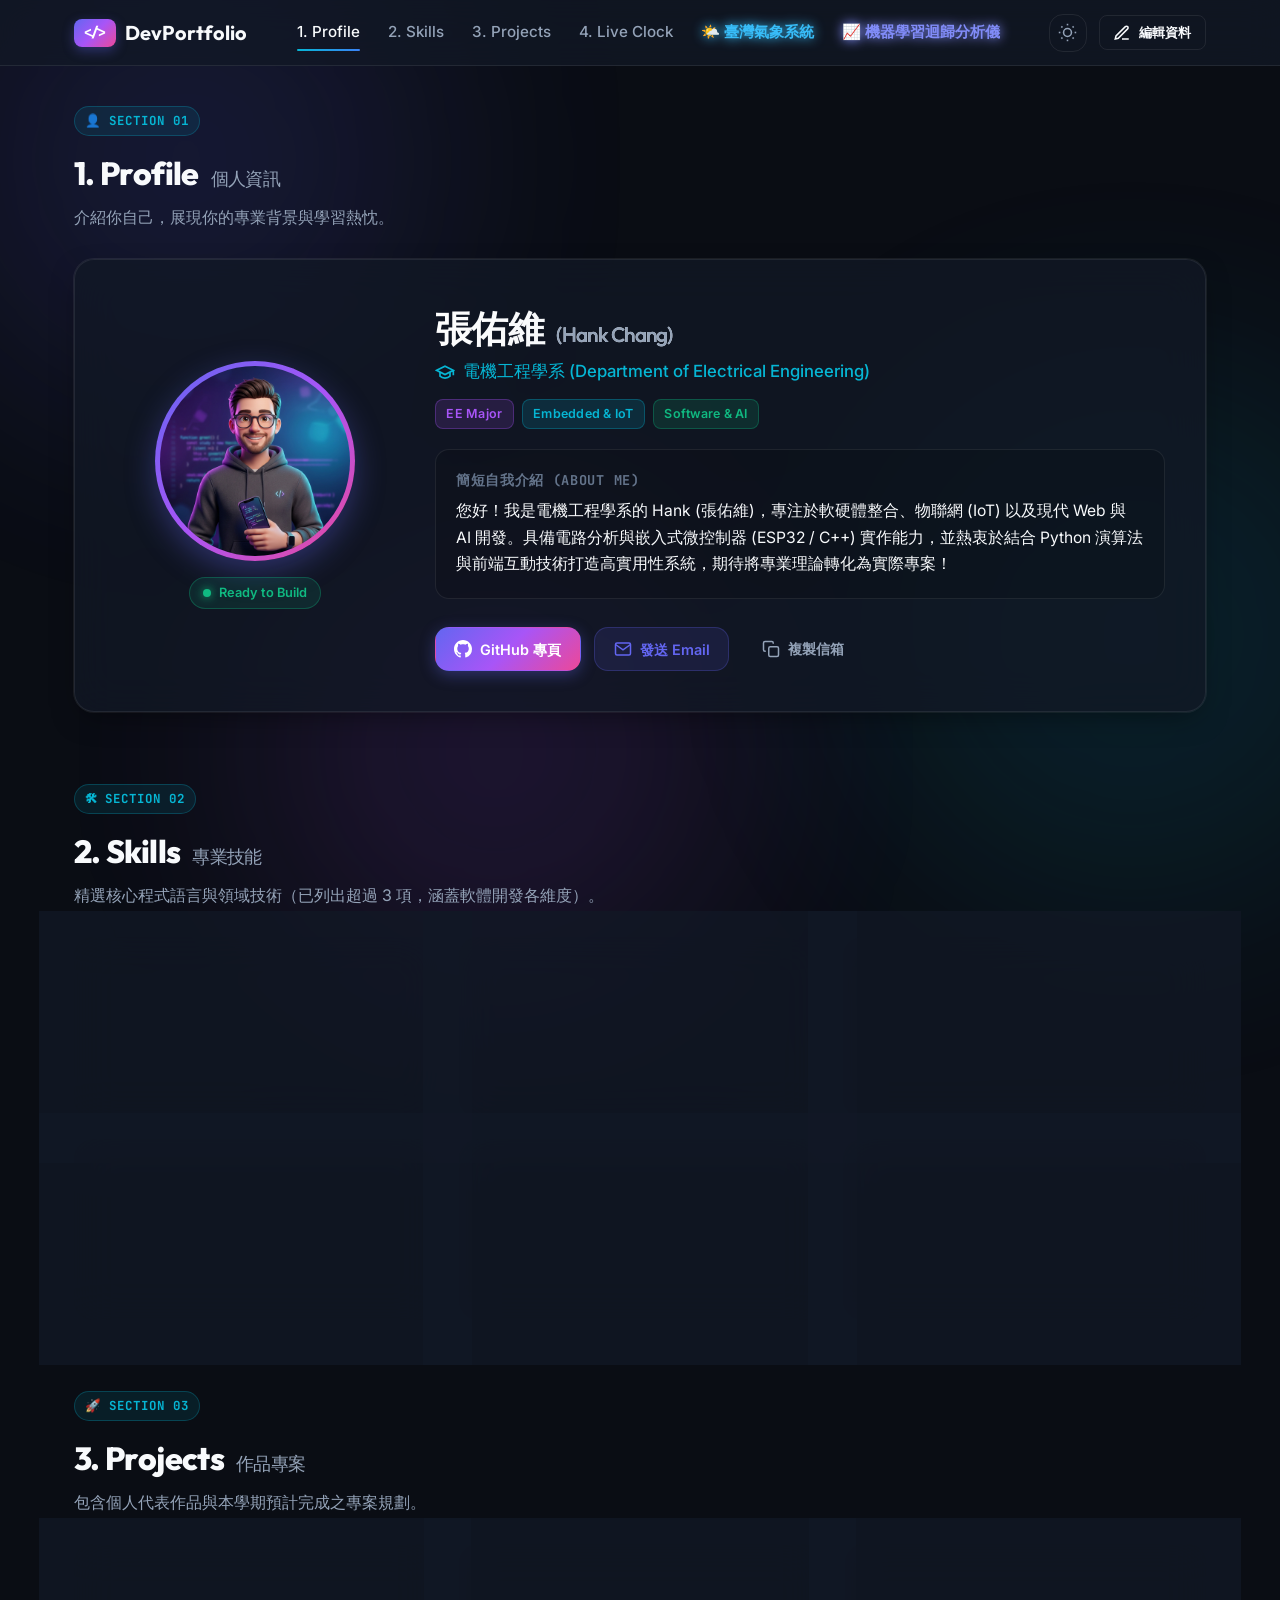
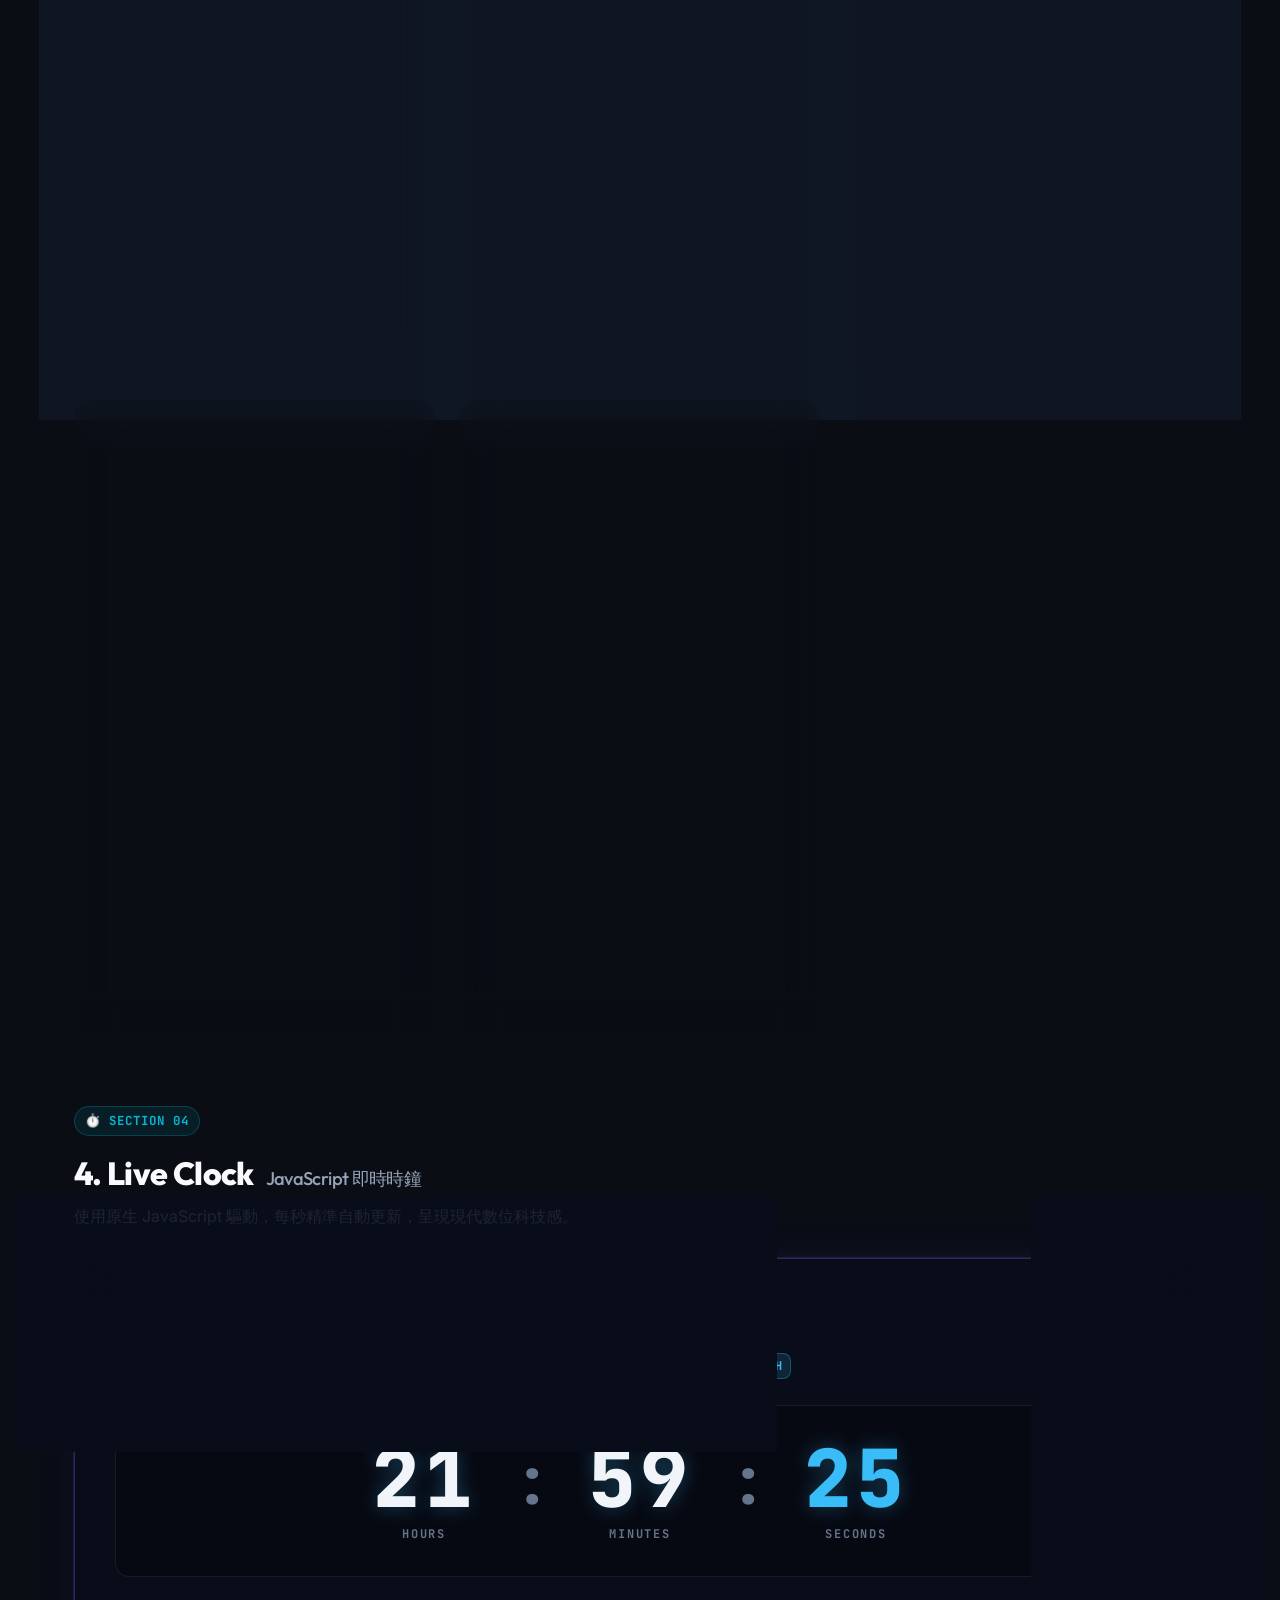
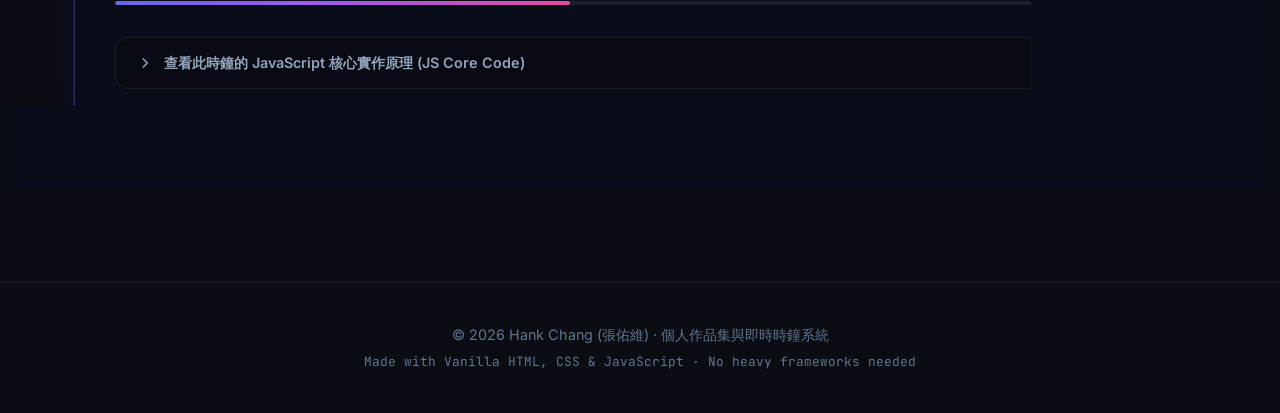
<file: index.html>
<!DOCTYPE html>
<html lang="zh-TW" data-theme="dark">
<head>
  <meta charset="UTF-8">
  <meta name="viewport" content="width=device-width, initial-scale=1.0">
  <title>Hank Chang (張佑維) | 電機工程學系 個人作品集與即時時鐘</title>
  <meta name="description" content="Hank Chang (張佑維) 的個人作品集網頁，包含個人簡介 (Profile)、專長技能 (Skills)、作品專案 (Projects) 與 JavaScript 即時時鐘 (Live Clock)。">
  
  <!-- Google Fonts: Outfit (標題), Inter (正文), JetBrains Mono (數位時鐘與程式碼) -->
  <link rel="preconnect" href="https://fonts.googleapis.com">
  <link rel="preconnect" href="https://fonts.gstatic.com" crossorigin>
  <link href="https://fonts.googleapis.com/css2?family=Inter:wght@300;400;500;600;700&family=JetBrains+Mono:wght@400;600;700;800&family=Outfit:wght@400;600;700;800&display=swap" rel="stylesheet">
  
  <link rel="stylesheet" href="style.css">
</head>
<body>
  <!-- 背景流光與粒子氛圍 -->
  <div class="ambient-glow glow-1"></div>
  <div class="ambient-glow glow-2"></div>
  <div class="ambient-glow glow-3"></div>

  <!-- 頂部導航列 -->
  <header class="navbar" id="navbar">
    <div class="nav-container">
      <a href="#profile" class="nav-logo">
        <span class="logo-badge">&lt;/&gt;</span>
        <span class="logo-text">DevPortfolio</span>
      </a>

      <nav class="nav-links">
        <a href="#profile" class="nav-link active">1. Profile</a>
        <a href="#skills" class="nav-link">2. Skills</a>
        <a href="#projects" class="nav-link">3. Projects</a>
        <a href="#clock" class="nav-link">4. Live Clock</a>
        <a href="./weather/index.html" class="nav-link" target="_blank" style="color:#38bdf8;font-weight:700;"><span style="filter:drop-shadow(0 0 6px #38bdf8);">🌤️ 臺灣氣象系統</span></a>
        <a href="./AIoT-DIC2-MultipleLR/index.html" class="nav-link" target="_blank" style="color:#818cf8;font-weight:700;"><span style="filter:drop-shadow(0 0 6px #818cf8);">📈 機器學習迴歸分析儀</span></a>
      </nav>

      <div class="nav-actions">
        <!-- 主題切換 (深色 / 淺色) -->
        <button id="theme-toggle-btn" class="icon-btn" title="切換深淺色主題" aria-label="切換主題">
          <svg class="sun-icon" viewBox="0 0 24 24" fill="none" stroke="currentColor" stroke-width="2">
            <circle cx="12" cy="12" r="5"></circle>
            <line x1="12" y1="1" x2="12" y2="3"></line>
            <line x1="12" y1="21" x2="12" y2="23"></line>
            <line x1="4.22" y1="4.22" x2="5.64" y2="5.64"></line>
            <line x1="18.36" y1="18.36" x2="19.78" y2="19.78"></line>
            <line x1="1" y1="12" x2="3" y2="12"></line>
            <line x1="21" y1="12" x2="23" y2="12"></line>
            <line x1="4.22" y1="19.78" x2="5.64" y2="18.36"></line>
            <line x1="18.36" y1="5.64" x2="19.78" y2="4.22"></line>
          </svg>
          <svg class="moon-icon" viewBox="0 0 24 24" fill="none" stroke="currentColor" stroke-width="2">
            <path d="M21 12.79A9 9 0 1 1 11.21 3 7 7 0 0 0 21 12.79z"></path>
          </svg>
        </button>

        <!-- 編輯模式按鈕 -->
        <button id="edit-profile-btn" class="btn btn-outline btn-sm" title="自訂個人資料">
          <svg viewBox="0 0 24 24" fill="none" stroke="currentColor" stroke-width="2" class="btn-icon">
            <path d="M12 20h9"></path>
            <path d="M16.5 3.5a2.121 2.121 0 0 1 3 3L7 19l-4 1 1-4L16.5 3.5z"></path>
          </svg>
          <span>編輯資料</span>
        </button>
      </div>
    </div>
  </header>

  <!-- 主內容區域 -->
  <main class="main-wrapper">

    <!-- ================= 1. Profile 區塊 ================= -->
    <section id="profile" class="section profile-section">
      <div class="section-tag">
        <span class="tag-icon">👤</span>
        <span>SECTION 01</span>
      </div>
      <h2 class="section-title">1. Profile <span class="sub-text">個人資訊</span></h2>
      <p class="section-desc">介紹你自己，展現你的專業背景與學習熱忱。</p>

      <div class="profile-card glass-card">
        <div class="profile-avatar-wrapper">
          <div class="avatar-ring">
            <img id="profile-avatar-img" src="assets/avatar.jpg" alt="個人相片 Avatar" class="profile-avatar">
          </div>
          <div class="status-indicator" title="狀態：熱情開發學習中">
            <span class="status-dot"></span>
            <span class="status-text">Ready to Build</span>
          </div>
        </div>

        <div class="profile-info">
          <div class="profile-header">
            <div>
              <h1 id="profile-name" class="profile-name">張佑維 <span class="en-name">(Hank Chang)</span></h1>
              <p id="profile-major" class="profile-major">
                <svg viewBox="0 0 24 24" fill="none" stroke="currentColor" stroke-width="2" class="inline-icon">
                  <path d="M22 10v6M2 10l10-5 10 5-10 5z"></path>
                  <path d="M6 12v5c3 3 9 3 12 0v-5"></path>
                </svg>
                電機工程學系 (Department of Electrical Engineering)
              </p>
            </div>
            <div class="profile-badges">
              <span class="badge badge-purple">EE Major</span>
              <span class="badge badge-cyan">Embedded &amp; IoT</span>
              <span class="badge badge-emerald">Software &amp; AI</span>
            </div>
          </div>

          <div class="profile-bio-container">
            <h3 class="bio-heading">簡短自我介紹 (About Me)</h3>
            <p id="profile-bio" class="profile-bio">
              您好！我是電機工程學系的 Hank (張佑維)，專注於軟硬體整合、物聯網 (IoT) 以及現代 Web 與 AI 開發。具備電路分析與嵌入式微控制器 (ESP32 / C++) 實作能力，並熱衷於結合 Python 演算法與前端互動技術打造高實用性系統，期待將專業理論轉化為實際專案！
            </p>
          </div>

          <!-- 社交連結與聯絡資訊 -->
          <div class="profile-actions">
            <a id="profile-github-btn" href="https://github.com/hankyyyyyy" target="_blank" rel="noopener noreferrer" class="btn btn-primary">
              <svg viewBox="0 0 24 24" fill="currentColor" class="btn-icon">
                <path d="M12 0C5.37 0 0 5.37 0 12c0 5.31 3.435 9.795 8.205 11.385.6.105.825-.255.825-.57 0-.285-.015-1.23-.015-2.235-3.015.555-3.795-.735-4.035-1.41-.135-.345-.72-1.41-1.23-1.695-.42-.225-1.02-.78-.015-.795.945-.015 1.62.87 1.845 1.23 1.08 1.815 2.805 1.305 3.495.99.105-.78.42-1.305.765-1.605-2.67-.3-5.46-1.335-5.46-5.925 0-1.305.465-2.385 1.23-3.225-.12-.3-.54-1.53.12-3.18 0 0 1.005-.315 3.3 1.23.96-.27 1.98-.405 3-.405s2.04.135 3 .405c2.295-1.56 3.3-1.23 3.3-1.23.66 1.65.24 2.88.12 3.18.765.84 1.23 1.905 1.23 3.225 0 4.605-2.805 5.625-5.475 5.925.435.375.81 1.095.81 2.22 0 1.605-.015 2.895-.015 3.3 0 .315.225.69.825.57A12.02 12.02 0 0024 12c0-6.63-5.37-12-12-12z"/>
              </svg>
              <span>GitHub 專頁</span>
            </a>
            <a id="profile-email-btn" href="mailto:student@university.edu.tw" class="btn btn-secondary">
              <svg viewBox="0 0 24 24" fill="none" stroke="currentColor" stroke-width="2" class="btn-icon">
                <path d="M4 4h16c1.1 0 2 .9 2 2v12c0 1.1-.9 2-2 2H4c-1.1 0-2-.9-2-2V6c0-1.1.9-2 2-2z"></path>
                <polyline points="22,6 12,13 2,6"></polyline>
              </svg>
              <span>發送 Email</span>
            </a>
            <button class="btn btn-ghost" id="quick-copy-email-btn" title="複製 Email">
              <svg viewBox="0 0 24 24" fill="none" stroke="currentColor" stroke-width="2" class="btn-icon">
                <rect x="9" y="9" width="13" height="13" rx="2" ry="2"></rect>
                <path d="M5 15H4a2 2 0 0 1-2-2V4a2 2 0 0 1 2-2h9a2 2 0 0 1 2 2v1"></path>
              </svg>
              <span>複製信箱</span>
            </button>
          </div>
        </div>
      </div>
    </section>

    <!-- ================= 2. Skills 區塊 ================= -->
    <section id="skills" class="section skills-section">
      <div class="section-tag">
        <span class="tag-icon">🛠</span>
        <span>SECTION 02</span>
      </div>
      <h2 class="section-title">2. Skills <span class="sub-text">專業技能</span></h2>
      <p class="section-desc">精選核心程式語言與領域技術（已列出超過 3 項，涵蓋軟體開發各維度）。</p>

      <div class="skills-grid">
        <!-- 技能 1: Python -->
        <div class="skill-card glass-card">
          <div class="skill-card-top">
            <div class="skill-icon-box python-color">
              <svg viewBox="0 0 24 24" fill="currentColor">
                <path d="M11.914 0C5.82 0 6.2 2.656 6.2 2.656l.008 2.753h5.815v.825H3.94S0 5.766 0 11.948c0 6.183 3.447 5.955 3.447 5.955h2.057v-2.884s-.112-3.447 3.39-3.447h5.803v-.865S15.22 7.02 15.22 3.447C15.22-.125 11.914 0 11.914 0zm-1.748 1.765a1.042 1.042 0 1 1 0 2.084 1.042 1.042 0 0 1 0-2.084zM12.086 24c6.094 0 5.714-2.656 5.714-2.656l-.008-2.753H11.977v-.825h8.083s3.94.468 3.94-5.714c0-6.183-3.447-5.955-3.447-5.955h-2.057v2.884s.112 3.447-3.39 3.447H9.303v.865s-.523 3.687-.523 7.26c0 3.572 3.306 3.447 3.306 3.447zm1.748-1.765a1.042 1.042 0 1 1 0-2.084 1.042 1.042 0 0 1 0 2.084z"/>
              </svg>
            </div>
            <div class="skill-meta">
              <h3 class="skill-name">Python</h3>
              <span class="skill-level-tag">進階 · 90%</span>
            </div>
          </div>
          <p class="skill-desc">資料分析、NumPy / Pandas、爬蟲腳本及後端 API (Flask / FastAPI) 開發。</p>
          <div class="skill-progress-wrap">
            <div class="skill-progress-bar" style="--percent: 90%;"></div>
          </div>
        </div>

        <!-- 技能 2: C / C++ -->
        <div class="skill-card glass-card">
          <div class="skill-card-top">
            <div class="skill-icon-box cpp-color">
              <span class="code-mono">C++</span>
            </div>
            <div class="skill-meta">
              <h3 class="skill-name">C / C++</h3>
              <span class="skill-level-tag">熟練 · 85%</span>
            </div>
          </div>
          <p class="skill-desc">演算法與資料結構設計、系統底層記憶體操作、物件導向 (OOP) 概念實作。</p>
          <div class="skill-progress-wrap">
            <div class="skill-progress-bar" style="--percent: 85%;"></div>
          </div>
        </div>

        <!-- 技能 3: Machine Learning & AI -->
        <div class="skill-card glass-card">
          <div class="skill-card-top">
            <div class="skill-icon-box ai-color">
              <svg viewBox="0 0 24 24" fill="none" stroke="currentColor" stroke-width="2">
                <path d="M12 2a4 4 0 0 1 4 4v1a4 4 0 0 1-4 4 4 4 0 0 1-4-4V6a4 4 0 0 1 4-4z"></path>
                <path d="M16 11.37A4 4 0 1 1 12.63 8"></path>
                <circle cx="12" cy="12" r="10"></circle>
                <path d="M12 16v6"></path>
                <path d="M8 22h8"></path>
              </svg>
            </div>
            <div class="skill-meta">
              <h3 class="skill-name">Machine Learning / AI</h3>
              <span class="skill-level-tag">實踐中 · 80%</span>
            </div>
          </div>
          <p class="skill-desc">Scikit-learn、PyTorch 深度學習模型建構、電腦視覺 (Computer Vision) 應用。</p>
          <div class="skill-progress-wrap">
            <div class="skill-progress-bar" style="--percent: 80%;"></div>
          </div>
        </div>

        <!-- 技能 4: Web Development -->
        <div class="skill-card glass-card">
          <div class="skill-card-top">
            <div class="skill-icon-box web-color">
              <svg viewBox="0 0 24 24" fill="none" stroke="currentColor" stroke-width="2">
                <polygon points="12 2 2 7 12 12 22 7 12 2"></polygon>
                <polyline points="2 17 12 22 22 17"></polyline>
                <polyline points="2 12 12 17 22 12"></polyline>
              </svg>
            </div>
            <div class="skill-meta">
              <h3 class="skill-name">Web Development</h3>
              <span class="skill-level-tag">熱愛 · 88%</span>
            </div>
          </div>
          <p class="skill-desc">HTML5 語意化結構、CSS3 響應式佈局 (RWD)、JavaScript ES6+ 及前端互動動態。</p>
          <div class="skill-progress-wrap">
            <div class="skill-progress-bar" style="--percent: 88%;"></div>
          </div>
        </div>

        <!-- 技能 5: Data Analysis -->
        <div class="skill-card glass-card">
          <div class="skill-card-top">
            <div class="skill-icon-box data-color">
              <svg viewBox="0 0 24 24" fill="none" stroke="currentColor" stroke-width="2">
                <line x1="18" y1="20" x2="18" y2="10"></line>
                <line x1="12" y1="20" x2="12" y2="4"></line>
                <line x1="6" y1="20" x2="6" y2="14"></line>
              </svg>
            </div>
            <div class="skill-meta">
              <h3 class="skill-name">Data Analysis</h3>
              <span class="skill-level-tag">掌握 · 82%</span>
            </div>
          </div>
          <p class="skill-desc">資料前處理、特徵工程、Matplotlib / Seaborn 視覺化圖表繪製與洞察分析。</p>
          <div class="skill-progress-wrap">
            <div class="skill-progress-bar" style="--percent: 82%;"></div>
          </div>
        </div>

        <!-- 技能 6: IoT & Hardware -->
        <div class="skill-card glass-card">
          <div class="skill-card-top">
            <div class="skill-icon-box iot-color">
              <svg viewBox="0 0 24 24" fill="none" stroke="currentColor" stroke-width="2">
                <rect x="4" y="4" width="16" height="16" rx="2" ry="2"></rect>
                <rect x="9" y="9" width="6" height="6"></rect>
                <line x1="9" y1="1" x2="9" y2="4"></line>
                <line x1="15" y1="1" x2="15" y2="4"></line>
                <line x1="9" y1="20" x2="9" y2="23"></line>
                <line x1="15" y1="20" x2="15" y2="23"></line>
                <line x1="20" y1="9" x2="23" y2="9"></line>
                <line x1="20" y1="14" x2="23" y2="14"></line>
                <line x1="1" y1="9" x2="4" y2="9"></line>
                <line x1="1" y1="14" x2="4" y2="14"></line>
              </svg>
            </div>
            <div class="skill-meta">
              <h3 class="skill-name">IoT 物聯網整合</h3>
              <span class="skill-level-tag">實作中 · 75%</span>
            </div>
          </div>
          <p class="skill-desc">ESP32 / Arduino 感測器數據採集、MQTT 物聯網通訊協定與雲端串接。</p>
          <div class="skill-progress-wrap">
            <div class="skill-progress-bar" style="--percent: 75%;"></div>
          </div>
        </div>
      </div>
    </section>

    <!-- ================= 3. Projects 區塊 ================= -->
    <section id="projects" class="section projects-section">
      <div class="section-tag">
        <span class="tag-icon">🚀</span>
        <span>SECTION 03</span>
      </div>
      <h2 class="section-title">3. Projects <span class="sub-text">作品專案</span></h2>
      <p class="section-desc">包含個人代表作品與本學期預計完成之專案規劃。</p>

      <div class="projects-grid">
        <!-- 專案 1 -->
        <article class="project-card glass-card">
          <div class="project-header">
            <span class="project-badge badge-featured">精選代表作</span>
            <span class="project-year">2026</span>
          </div>

          <h3 class="project-title">AI 智慧手勢與視訊辨識助手</h3>
          <p class="project-subtitle">AI Gesture & Computer Vision Assistant</p>

          <p class="project-desc">
            運用深度學習與電腦視覺技術，藉由攝影鏡頭即時偵測使用者的手勢動作，並將手勢映射為虛擬滑鼠控制、簡報切換及音量控制，提供無接觸式的人機互動體驗。
          </p>

          <div class="tech-stack-list">
            <span class="tech-tag">Python</span>
            <span class="tech-tag">OpenCV</span>
            <span class="tech-tag">MediaPipe</span>
            <span class="tech-tag">PyTorch</span>
          </div>

          <div class="project-footer">
            <a href="https://github.com" target="_blank" rel="noopener noreferrer" class="btn btn-outline btn-sm">
              <svg viewBox="0 0 24 24" fill="currentColor" class="btn-icon">
                <path d="M12 0C5.37 0 0 5.37 0 12c0 5.31 3.435 9.795 8.205 11.385.6.105.825-.255.825-.57 0-.285-.015-1.23-.015-2.235-3.015.555-3.795-.735-4.035-1.41-.135-.345-.72-1.41-1.23-1.695-.42-.225-1.02-.78-.015-.795.945-.015 1.62.87 1.845 1.23 1.08 1.815 2.805 1.305 3.495.99.105-.78.42-1.305.765-1.605-2.67-.3-5.46-1.335-5.46-5.925 0-1.305.465-2.385 1.23-3.225-.12-.3-.54-1.53.12-3.18 0 0 1.005-.315 3.3 1.23.96-.27 1.98-.405 3-.405s2.04.135 3 .405c2.295-1.56 3.3-1.23 3.3-1.23.66 1.65.24 2.88.12 3.18.765.84 1.23 1.905 1.23 3.225 0 4.605-2.805 5.625-5.475 5.925.435.375.81 1.095.81 2.22 0 1.605-.015 2.895-.015 3.3 0 .315.225.69.825.57A12.02 12.02 0 0024 12c0-6.63-5.37-12-12-12z"/>
              </svg>
              <span>GitHub 原始碼</span>
            </a>
            <button class="btn btn-ghost btn-sm demo-toast-btn" data-project="AI 智慧手勢助手">
              <svg viewBox="0 0 24 24" fill="none" stroke="currentColor" stroke-width="2" class="btn-icon">
                <path d="M18 13v6a2 2 0 0 1-2 2H5a2 2 0 0 1-2-2V8a2 2 0 0 1 2-2h6"></path>
                <polyline points="15 3 21 3 21 9"></polyline>
                <line x1="10" y1="14" x2="21" y2="3"></line>
              </svg>
              <span>專案詳情</span>
            </button>
          </div>
        </article>

        <!-- 專案 2 -->
        <article class="project-card glass-card">
          <div class="project-header">
            <span class="project-badge badge-web">全端開發</span>
            <span class="project-year">2026</span>
          </div>

          <h3 class="project-title">雲端即時協作筆記 Web 系統</h3>
          <p class="project-subtitle">Cloud Real-time Collaborative Notes</p>

          <p class="project-desc">
            專為大學課程分組設計的即時同步筆記平台，支援 Markdown 即時預覽、多人光標狀態顯示以及本機 LocalStorage 離線快取，保障數據絕不遺失。
          </p>

          <div class="tech-stack-list">
            <span class="tech-tag">HTML5 / CSS3</span>
            <span class="tech-tag">JavaScript (ES6+)</span>
            <span class="tech-tag">WebSocket</span>
            <span class="tech-tag">Node.js</span>
          </div>

          <div class="project-footer">
            <a href="https://github.com" target="_blank" rel="noopener noreferrer" class="btn btn-outline btn-sm">
              <svg viewBox="0 0 24 24" fill="currentColor" class="btn-icon">
                <path d="M12 0C5.37 0 0 5.37 0 12c0 5.31 3.435 9.795 8.205 11.385.6.105.825-.255.825-.57 0-.285-.015-1.23-.015-2.235-3.015.555-3.795-.735-4.035-1.41-.135-.345-.72-1.41-1.23-1.695-.42-.225-1.02-.78-.015-.795.945-.015 1.62.87 1.845 1.23 1.08 1.815 2.805 1.305 3.495.99.105-.78.42-1.305.765-1.605-2.67-.3-5.46-1.335-5.46-5.925 0-1.305.465-2.385 1.23-3.225-.12-.3-.54-1.53.12-3.18 0 0 1.005-.315 3.3 1.23.96-.27 1.98-.405 3-.405s2.04.135 3 .405c2.295-1.56 3.3-1.23 3.3-1.23.66 1.65.24 2.88.12 3.18.765.84 1.23 1.905 1.23 3.225 0 4.605-2.805 5.625-5.475 5.925.435.375.81 1.095.81 2.22 0 1.605-.015 2.895-.015 3.3 0 .315.225.69.825.57A12.02 12.02 0 0024 12c0-6.63-5.37-12-12-12z"/>
              </svg>
              <span>GitHub 原始碼</span>
            </a>
            <button class="btn btn-ghost btn-sm demo-toast-btn" data-project="雲端即時協作筆記">
              <svg viewBox="0 0 24 24" fill="none" stroke="currentColor" stroke-width="2" class="btn-icon">
                <path d="M18 13v6a2 2 0 0 1-2 2H5a2 2 0 0 1-2-2V8a2 2 0 0 1 2-2h6"></path>
                <polyline points="15 3 21 3 21 9"></polyline>
                <line x1="10" y1="14" x2="21" y2="3"></line>
              </svg>
              <span>專案詳情</span>
            </button>
          </div>
        </article>

        <!-- 專案 3 (本學期預計完成專案) -->
        <article class="project-card glass-card">
          <div class="project-header">
            <span class="project-badge badge-wip">本學期預計完成</span>
            <span class="project-year">2026 Q4</span>
          </div>

          <h3 class="project-title">IoT 智慧校園微環境監測站</h3>
          <p class="project-subtitle">Smart Campus IoT Environmental Hub</p>

          <p class="project-desc">
            以 ESP32 晶片整合溫濕度、PM2.5 及光敏微型感測器，透過 MQTT 協定將數據定時上傳至自建後端儀表板，具備極端氣候異常警報與歷史趨勢分析。
          </p>

          <div class="tech-stack-list">
            <span class="tech-tag">C / C++ (ESP32)</span>
            <span class="tech-tag">MQTT</span>
            <span class="tech-tag">Data Dashboard</span>
            <span class="tech-tag">Chart.js</span>
          </div>

          <div class="project-footer">
            <a href="https://github.com/hankyyyyyy" target="_blank" rel="noopener noreferrer" class="btn btn-outline btn-sm">
              <svg viewBox="0 0 24 24" fill="currentColor" class="btn-icon">
                <path d="M12 0C5.37 0 0 5.37 0 12c0 5.31 3.435 9.795 8.205 11.385.6.105.825-.255.825-.57 0-.285-.015-1.23-.015-2.235-3.015.555-3.795-.735-4.035-1.41-.135-.345-.72-1.41-1.23-1.695-.42-.225-1.02-.78-.015-.795.945-.015 1.62.87 1.845 1.23 1.08 1.815 2.805 1.305 3.495.99.105-.78.42-1.305.765-1.605-2.67-.3-5.46-1.335-5.46-5.925 0-1.305.465-2.385 1.23-3.225-.12-.3-.54-1.53.12-3.18 0 0 1.005-.315 3.3 1.23.96-.27 1.98-.405 3-.405s2.04.135 3 .405c2.295-1.56 3.3-1.23 3.3-1.23.66 1.65.24 2.88.12 3.18.765.84 1.23 1.905 1.23 3.225 0 4.605-2.805 5.625-5.475 5.925.435.375.81 1.095.81 2.22 0 1.605-.015 2.895-.015 3.3 0 .315.225.69.825.57A12.02 12.02 0 0024 12c0-6.63-5.37-12-12-12z"/>
              </svg>
              <span>GitHub 原始碼</span>
            </a>
            <button class="btn btn-ghost btn-sm demo-toast-btn" data-project="IoT 智慧校園微環境監測站">
              <svg viewBox="0 0 24 24" fill="none" stroke="currentColor" stroke-width="2" class="btn-icon">
                <path d="M18 13v6a2 2 0 0 1-2 2H5a2 2 0 0 1-2-2V8a2 2 0 0 1 2-2h6"></path>
                <polyline points="15 3 21 3 21 9"></polyline>
                <line x1="10" y1="14" x2="21" y2="3"></line>
              </svg>
              <span>專案詳情</span>
            </button>
          </div>
        </article>

        <!-- 專案 4: 臺灣即時氣象系統 (旗艦專案) -->
        <article class="project-card glass-card featured-project-card" style="border:1px solid rgba(56, 189, 248, 0.4); background:linear-gradient(135deg, rgba(14, 165, 233, 0.08), rgba(15, 23, 42, 0.8));">
          <div class="project-header">
            <span class="project-badge badge-featured" style="background:#0284c7; color:#fff;">熱門旗艦 · LIVE</span>
            <span class="project-year">2026</span>
          </div>

          <h3 class="project-title" style="color:#38bdf8;">臺灣即時氣象與 36 小時預報地圖系統</h3>
          <p class="project-subtitle">Taiwan Weather Hub (CWA API · GIS · 8大圖資)</p>

          <p class="project-desc">
            串接中央氣象署 OpenData API (F-C0032-001)，結合 Leaflet 22 縣市高精向量圖資、真實等高線地形與國土測繪街區地圖（支援超大 Zoom In）、動態流體風場、官方溫度熱圖及 8 大專業觀測圖資專區。
          </p>

          <div class="tech-stack-list">
            <span class="tech-tag">HTML5 / CSS3</span>
            <span class="tech-tag">JavaScript (ES6+)</span>
            <span class="tech-tag">Leaflet GIS</span>
            <span class="tech-tag">CWA OpenData</span>
            <span class="tech-tag">SQLite3</span>
          </div>

          <div class="project-footer">
            <a href="https://github.com/hankyyyyyy/HW10-Taiwan-Weather" target="_blank" rel="noopener noreferrer" class="btn btn-outline btn-sm">
              <svg viewBox="0 0 24 24" fill="currentColor" class="btn-icon">
                <path d="M12 0C5.37 0 0 5.37 0 12c0 5.31 3.435 9.795 8.205 11.385.6.105.825-.255.825-.57 0-.285-.015-1.23-.015-2.235-3.015.555-3.795-.735-4.035-1.41-.135-.345-.72-1.41-1.23-1.695-.42-.225-1.02-.78-.015-.795.945-.015 1.62.87 1.845 1.23 1.08 1.815 2.805 1.305 3.495.99.105-.78.42-1.305.765-1.605-2.67-.3-5.46-1.335-5.46-5.925 0-1.305.465-2.385 1.23-3.225-.12-.3-.54-1.53.12-3.18 0 0 1.005-.315 3.3 1.23.96-.27 1.98-.405 3-.405s2.04.135 3 .405c2.295-1.56 3.3-1.23 3.3-1.23.66 1.65.24 2.88.12 3.18.765.84 1.23 1.905 1.23 3.225 0 4.605-2.805 5.625-5.475 5.925.435.375.81 1.095.81 2.22 0 1.605-.015 2.895-.015 3.3 0 .315.225.69.825.57A12.02 12.02 0 0024 12c0-6.63-5.37-12-12-12z"/>
              </svg>
              <span>GitHub 專案庫</span>
            </a>
            <a href="https://hankyyyyyy.github.io/HW10-Taiwan-Weather/" target="_blank" class="btn btn-primary btn-sm" style="background:linear-gradient(135deg, #0284c7, #2563eb);color:#fff;border:none;display:inline-flex;align-items:center;gap:6px;font-weight:700;box-shadow:0 0 12px rgba(56,189,248,0.4);">
              <span>🌤️ 前往線上體驗網址</span>
            </a>
          </div>
        </article>

        <!-- 專案 5: 多變量線性迴歸與特徵選取探索儀 (DIC-2 機器學習專案) -->
        <article class="project-card glass-card featured-project-card" style="border:1px solid rgba(129, 140, 248, 0.4); background:linear-gradient(135deg, rgba(79, 70, 229, 0.08), rgba(15, 23, 42, 0.8));">
          <div class="project-header">
            <span class="project-badge badge-featured" style="background:#4f46e5; color:#fff;">機器學習 · CRISP-DM</span>
            <span class="project-year">2026</span>
          </div>

          <h3 class="project-title" style="color:#818cf8;">多變量線性迴歸與特徵選取探索儀 (DIC-2)</h3>
          <p class="project-subtitle">Multiple Linear Regression & Feature Selection Explorer (50 Startups & Boston Housing)</p>

          <p class="project-desc">
            針對 50 Startups 與 Boston Housing 資料集，實作 5 大機器學習特徵選取演算法（Lasso、Forward SFS、RFE、ElasticNet、Exhaustive Search）之偏差-變異度折衷分析。具備即時預測器、係數統計檢定、雙題目切換（+1分）與任意 CSV 網址/檔案即時解析訓練引擎（+2分）。
          </p>

          <div class="tech-stack-list">
            <span class="tech-tag">HTML5 / Vanilla CSS</span>
            <span class="tech-tag">JavaScript (Client ML)</span>
            <span class="tech-tag">Chart.js 4</span>
            <span class="tech-tag">CRISP-DM</span>
            <span class="tech-tag">Stats Models</span>
          </div>

          <div class="project-footer">
            <a href="https://github.com/hankyyyyyy/Hank_Chang_PersonalPage/tree/main/AIoT-DIC2-MultipleLR" target="_blank" rel="noopener noreferrer" class="btn btn-outline btn-sm">
              <svg viewBox="0 0 24 24" fill="currentColor" class="btn-icon">
                <path d="M12 0C5.37 0 0 5.37 0 12c0 5.31 3.435 9.795 8.205 11.385.6.105.825-.255.825-.57 0-.285-.015-1.23-.015-2.235-3.015.555-3.795-.735-4.035-1.41-.135-.345-.72-1.41-1.23-1.695-.42-.225-1.02-.78-.015-.795.945-.015 1.62.87 1.845 1.23 1.08 1.815 2.805 1.305 3.495.99.105-.78.42-1.305.765-1.605-2.67-.3-5.46-1.335-5.46-5.925 0-1.305.465-2.385 1.23-3.225-.12-.3-.54-1.53.12-3.18 0 0 1.005-.315 3.3 1.23.96-.27 1.98-.405 3-.405s2.04.135 3 .405c2.295-1.56 3.3-1.23 3.3-1.23.66 1.65.24 2.88.12 3.18.765.84 1.23 1.905 1.23 3.225 0 4.605-2.805 5.625-5.475 5.925.435.375.81 1.095.81 2.22 0 1.605-.015 2.895-.015 3.3 0 .315.225.69.825.57A12.02 12.02 0 0024 12c0-6.63-5.37-12-12-12z"/>
              </svg>
              <span>GitHub 專案庫</span>
            </a>
            <a href="./AIoT-DIC2-MultipleLR/index.html" target="_blank" class="btn btn-primary btn-sm" style="background:linear-gradient(135deg, #4f46e5, #7c3aed);color:#fff;border:none;display:inline-flex;align-items:center;gap:6px;font-weight:700;box-shadow:0 0 12px rgba(129,140,248,0.4);">
              <span>📈 前往機器學習探索儀</span>
            </a>
          </div>
        </article>
      </div>
    </section>

    <!-- ================= 4. Live Clock 區塊 ================= -->
    <section id="clock" class="section clock-section">
      <div class="section-tag">
        <span class="tag-icon">⏱️</span>
        <span>SECTION 04</span>
      </div>
      <h2 class="section-title">4. Live Clock <span class="sub-text">JavaScript 即時時鐘</span></h2>
      <p class="section-desc">使用原生 JavaScript 驅動，每秒精準自動更新，呈現現代數位科技感。</p>

      <div class="clock-card glass-card">
        <!-- 時鐘頂部資訊列 -->
        <div class="clock-card-header">
          <div class="clock-meta">
            <span class="live-dot-indicator"></span>
            <span class="live-text">REAL-TIME CLOCK ENGINE</span>
          </div>
          <div class="clock-controls">
            <button id="clock-format-btn" class="btn btn-xs btn-outline" title="點擊切換 12/24 小時制">
              <span id="format-label">切換至 12 小時制</span>
            </button>
          </div>
        </div>

        <!-- 日期與星期顯示 -->
        <div class="clock-date-row">
          <span id="clock-date" class="clock-date">2026 年 09 月 17 日</span>
          <span class="clock-date-divider">·</span>
          <span id="clock-day" class="clock-day">星期四</span>
          <span id="clock-ampm" class="clock-ampm-badge">24H</span>
        </div>

        <!-- 核心數位時鐘顯示：HH : MM : SS -->
        <div class="clock-display" id="clock-display" aria-live="polite">
          <div class="clock-unit-box">
            <span id="clock-hours" class="clock-digit">00</span>
            <span class="unit-label">HOURS</span>
          </div>
          <span class="clock-separator">:</span>
          <div class="clock-unit-box">
            <span id="clock-minutes" class="clock-digit">00</span>
            <span class="unit-label">MINUTES</span>
          </div>
          <span class="clock-separator">:</span>
          <div class="clock-unit-box">
            <span id="clock-seconds" class="clock-digit accent-digit">00</span>
            <span class="unit-label">SECONDS</span>
          </div>
        </div>

        <!-- 毫秒進度條動態反饋 -->
        <div class="second-progress-track" title="每分鐘進度">
          <div id="second-progress-bar" class="second-progress-fill"></div>
        </div>

        <!-- 程式碼原理解說 (便於批改與面試展示) -->
        <div class="clock-explainer">
          <details class="code-details">
            <summary class="details-summary">
              <svg viewBox="0 0 24 24" fill="none" stroke="currentColor" stroke-width="2" class="summary-icon">
                <polyline points="9 18 15 12 9 6"></polyline>
              </svg>
              <span>查看此時鐘的 JavaScript 核心實作原理 (JS Core Code)</span>
            </summary>
            <div class="details-content">
              <pre class="code-snippet"><code><span class="token-keyword">function</span> <span class="token-func">updateClock</span>() {
  <span class="token-keyword">const</span> now = <span class="token-keyword">new</span> <span class="token-func">Date</span>();
  <span class="token-comment">// 取得時、分、秒，並使用 padStart(2, '0') 補齊兩位數</span>
  <span class="token-keyword">const</span> hh = String(now.<span class="token-func">getHours</span>()).<span class="token-func">padStart</span>(<span class="token-number">2</span>, <span class="token-string">'0'</span>);
  <span class="token-keyword">const</span> mm = String(now.<span class="token-func">getMinutes</span>()).<span class="token-func">padStart</span>(<span class="token-number">2</span>, <span class="token-string">'0'</span>);
  <span class="token-keyword">const</span> ss = String(now.<span class="token-func">getSeconds</span>()).<span class="token-func">padStart</span>(<span class="token-number">2</span>, <span class="token-string">'0'</span>);

  <span class="token-comment">// 更新 DOM 顯示：HH : MM : SS</span>
  document.<span class="token-func">getElementById</span>(<span class="token-string">'clock-hours'</span>).textContent = hh;
  document.<span class="token-func">getElementById</span>(<span class="token-string">'clock-minutes'</span>).textContent = mm;
  document.<span class="token-func">getElementById</span>(<span class="token-string">'clock-seconds'</span>).textContent = ss;
}
<span class="token-comment">// 每 1000 毫秒 (1 秒) 自動觸發一次</span>
<span class="token-func">setInterval</span>(updateClock, <span class="token-number">1000</span>);</code></pre>
            </div>
          </details>
        </div>
      </div>
    </section>

  </main>

  <!-- 頁腳 Footer -->
  <footer class="footer">
    <div class="footer-content">
      <p>© 2026 <span id="footer-name">Hank Chang (張佑維)</span> · 個人作品集與即時時鐘系統</p>
      <p class="footer-tech">Made with Vanilla HTML, CSS & JavaScript · No heavy frameworks needed</p>
    </div>
  </footer>

  <!-- 編輯個人資料 Modal 彈窗 (讓使用者能隨時自訂姓名/科系/自介) -->
  <div id="edit-modal" class="modal-backdrop" aria-hidden="true">
    <div class="modal-dialog glass-card" role="dialog" aria-labelledby="modal-title">
      <div class="modal-header">
        <h3 id="modal-title" class="modal-title">✏️ 自訂個人資訊 (Profile Editor)</h3>
        <button id="modal-close-btn" class="close-btn" aria-label="關閉視窗">&times;</button>
      </div>
      <form id="edit-profile-form" class="modal-form">
        <div class="form-group">
          <label for="input-name">姓名 (Name)：</label>
          <input type="text" id="input-name" required placeholder="例如：Hank Chang (張佑維)">
        </div>
        <div class="form-group">
          <label for="input-major">科系與專長 (Major / Specialty)：</label>
          <input type="text" id="input-major" required placeholder="例如：電機工程學系 (Department of Electrical Engineering)">
        </div>
        <div class="form-group">
          <label for="input-bio">簡短自我介紹 (Short Bio)：</label>
          <textarea id="input-bio" rows="4" required placeholder="輸入您喜歡的自我介紹文字..."></textarea>
        </div>
        <div class="form-group">
          <label for="input-github">GitHub 連結 (GitHub URL)：</label>
          <input type="url" id="input-github" placeholder="https://github.com/hankyyyyyy">
        </div>
        <div class="form-group">
          <label for="input-email">Email 信箱：</label>
          <input type="email" id="input-email" placeholder="your-email@example.com">
        </div>
        <div class="modal-actions">
          <button type="button" id="modal-cancel-btn" class="btn btn-ghost">取消</button>
          <button type="submit" class="btn btn-primary">儲存資料 (Save)</button>
        </div>
      </form>
    </div>
  </div>

  <!-- 提示 Toast 訊息容器 -->
  <div id="toast-container" class="toast-container"></div>

  <script src="script.js"></script>
</body>
</html>
</file>
<file: style.css>
/* ==========================================================================
   CSS Design System & Theming (Vanilla CSS)
   ========================================================================== */

:root {
  /* 字體變數 */
  --font-sans: 'Inter', -apple-system, BlinkMacSystemFont, "Segoe UI", Roboto, sans-serif;
  --font-heading: 'Outfit', var(--font-sans);
  --font-mono: 'JetBrains Mono', 'Fira Code', monospace;

  /* 品牌與主強調色 (Vibrant Gradients) */
  --primary: #6366f1;
  --primary-hover: #4f46e5;
  --accent-cyan: #06b6d4;
  --accent-purple: #a855f7;
  --accent-pink: #ec4899;
  --accent-emerald: #10b981;

  /* 動態漸層 */
  --grad-primary: linear-gradient(135deg, #6366f1 0%, #a855f7 50%, #ec4899 100%);
  --grad-cyan: linear-gradient(135deg, #06b6d4 0%, #3b82f6 100%);
  --grad-text: linear-gradient(135deg, #ffffff 0%, #cbd5e1 100%);

  /* 預設：深色科技主題 (Dark Theme) */
  --bg-main: #0a0d14;
  --bg-surface: rgba(18, 24, 38, 0.75);
  --bg-surface-hover: rgba(26, 34, 52, 0.85);
  --border-color: rgba(255, 255, 255, 0.08);
  --border-color-glow: rgba(99, 102, 241, 0.35);

  --text-primary: #f8fafc;
  --text-secondary: #94a3b8;
  --text-muted: #64748b;

  --card-shadow: 0 10px 30px -10px rgba(0, 0, 0, 0.5), 0 0 0 1px var(--border-color);
  --card-shadow-hover: 0 20px 40px -15px rgba(99, 102, 241, 0.25), 0 0 0 1px rgba(99, 102, 241, 0.5);

  --glow-color-1: rgba(99, 102, 241, 0.18);
  --glow-color-2: rgba(6, 182, 212, 0.14);
  --glow-color-3: rgba(168, 85, 247, 0.16);

  --clock-bg: rgba(10, 14, 26, 0.85);
  --clock-digit: #f1f5f9;
  --clock-accent: #38bdf8;
  --clock-shadow: 0 0 20px rgba(56, 189, 248, 0.3);

  --radius-sm: 8px;
  --radius-md: 14px;
  --radius-lg: 20px;
  --radius-full: 9999px;

  --transition-smooth: all 0.3s cubic-bezier(0.16, 1, 0.3, 1);
}

/* 淺色主題 (Light Theme) */
[data-theme="light"] {
  --bg-main: #f8fafc;
  --bg-surface: rgba(255, 255, 255, 0.85);
  --bg-surface-hover: rgba(255, 255, 255, 0.95);
  --border-color: rgba(0, 0, 0, 0.08);
  --border-color-glow: rgba(99, 102, 241, 0.3);

  --text-primary: #0f172a;
  --text-secondary: #475569;
  --text-muted: #94a3b8;

  --grad-text: linear-gradient(135deg, #0f172a 0%, #334155 100%);
  --card-shadow: 0 10px 30px -10px rgba(0, 0, 0, 0.08), 0 0 0 1px var(--border-color);
  --card-shadow-hover: 0 20px 35px -10px rgba(99, 102, 241, 0.18), 0 0 0 1px rgba(99, 102, 241, 0.4);

  --glow-color-1: rgba(99, 102, 241, 0.1);
  --glow-color-2: rgba(6, 182, 212, 0.08);
  --glow-color-3: rgba(168, 85, 247, 0.08);

  --clock-bg: rgba(241, 245, 249, 0.9);
  --clock-digit: #0f172a;
  --clock-accent: #0284c7;
  --clock-shadow: 0 0 15px rgba(2, 132, 199, 0.2);
}

/* ==========================================================================
   Base & Reset
   ========================================================================== */

* {
  box-sizing: border-box;
  margin: 0;
  padding: 0;
}

html {
  scroll-behavior: smooth;
  scroll-padding-top: 80px;
}

body {
  font-family: var(--font-sans);
  background-color: var(--bg-main);
  color: var(--text-primary);
  line-height: 1.6;
  min-height: 100vh;
  position: relative;
  overflow-x: hidden;
  transition: background-color 0.4s ease, color 0.4s ease;
}

/* 背景光暈 */
.ambient-glow {
  position: fixed;
  border-radius: 50%;
  filter: blur(120px);
  pointer-events: none;
  z-index: 0;
  opacity: 0.8;
  animation: floatGlow 18s ease-in-out infinite alternate;
}

.glow-1 {
  top: -10%;
  left: -5%;
  width: 500px;
  height: 500px;
  background: var(--glow-color-1);
}

.glow-2 {
  top: 40%;
  right: -10%;
  width: 550px;
  height: 550px;
  background: var(--glow-color-2);
  animation-delay: -6s;
}

.glow-3 {
  bottom: -10%;
  left: 20%;
  width: 480px;
  height: 480px;
  background: var(--glow-color-3);
  animation-delay: -12s;
}

@keyframes floatGlow {
  0% { transform: translate(0, 0) scale(1); }
  50% { transform: translate(40px, 60px) scale(1.1); }
  100% { transform: translate(-30px, -40px) scale(0.95); }
}

/* ==========================================================================
   Navigation Bar
   ========================================================================== */

.navbar {
  position: sticky;
  top: 0;
  z-index: 100;
  backdrop-filter: blur(16px);
  -webkit-backdrop-filter: blur(16px);
  background: var(--bg-surface);
  border-bottom: 1px solid var(--border-color);
  transition: var(--transition-smooth);
}

.nav-container {
  max-width: 1180px;
  margin: 0 auto;
  padding: 0.85rem 1.5rem;
  display: flex;
  align-items: center;
  justify-content: space-between;
  gap: 1rem;
}

.nav-logo {
  display: flex;
  align-items: center;
  gap: 0.6rem;
  text-decoration: none;
  color: var(--text-primary);
  font-family: var(--font-heading);
  font-weight: 700;
  font-size: 1.25rem;
}

.logo-badge {
  background: var(--grad-primary);
  color: #ffffff;
  padding: 0.2rem 0.55rem;
  border-radius: var(--radius-sm);
  font-family: var(--font-mono);
  font-size: 0.85rem;
  font-weight: 800;
  box-shadow: 0 4px 12px rgba(99, 102, 241, 0.35);
}

.nav-links {
  display: flex;
  align-items: center;
  gap: 1.75rem;
}

.nav-link {
  text-decoration: none;
  color: var(--text-secondary);
  font-weight: 500;
  font-size: 0.95rem;
  transition: var(--transition-smooth);
  position: relative;
  padding: 0.25rem 0;
}

.nav-link:hover,
.nav-link.active {
  color: var(--text-primary);
}

.nav-link::after {
  content: '';
  position: absolute;
  bottom: -2px;
  left: 0;
  width: 0;
  height: 2px;
  background: var(--grad-cyan);
  border-radius: 2px;
  transition: width 0.3s ease;
}

.nav-link:hover::after,
.nav-link.active::after {
  width: 100%;
}

.nav-actions {
  display: flex;
  align-items: center;
  gap: 0.75rem;
}

/* ==========================================================================
   Buttons & UI Elements
   ========================================================================== */

.btn {
  display: inline-flex;
  align-items: center;
  justify-content: center;
  gap: 0.5rem;
  font-family: var(--font-sans);
  font-size: 0.9rem;
  font-weight: 600;
  padding: 0.6rem 1.15rem;
  border-radius: var(--radius-md);
  border: 1px solid transparent;
  cursor: pointer;
  text-decoration: none;
  transition: var(--transition-smooth);
  user-select: none;
}

.btn-sm {
  padding: 0.45rem 0.85rem;
  font-size: 0.82rem;
  border-radius: var(--radius-sm);
}

.btn-xs {
  padding: 0.3rem 0.65rem;
  font-size: 0.75rem;
  border-radius: var(--radius-sm);
}

.btn-icon {
  width: 18px;
  height: 18px;
  flex-shrink: 0;
}

.btn-primary {
  background: var(--grad-primary);
  color: #ffffff;
  box-shadow: 0 4px 15px rgba(99, 102, 241, 0.35);
}

.btn-primary:hover {
  transform: translateY(-2px);
  box-shadow: 0 6px 22px rgba(99, 102, 241, 0.5);
}

.btn-secondary {
  background: rgba(99, 102, 241, 0.12);
  color: var(--primary);
  border: 1px solid rgba(99, 102, 241, 0.25);
}

.btn-secondary:hover {
  background: rgba(99, 102, 241, 0.2);
  transform: translateY(-2px);
}

.btn-outline {
  background: transparent;
  color: var(--text-primary);
  border: 1px solid var(--border-color);
}

.btn-outline:hover {
  background: var(--bg-surface-hover);
  border-color: var(--border-color-glow);
  transform: translateY(-2px);
}

.btn-ghost {
  background: transparent;
  color: var(--text-secondary);
}

.btn-ghost:hover {
  background: var(--bg-surface-hover);
  color: var(--text-primary);
}

.icon-btn {
  background: transparent;
  border: 1px solid var(--border-color);
  color: var(--text-secondary);
  width: 38px;
  height: 38px;
  border-radius: var(--radius-md);
  display: flex;
  align-items: center;
  justify-content: center;
  cursor: pointer;
  transition: var(--transition-smooth);
}

.icon-btn:hover {
  background: var(--bg-surface-hover);
  color: var(--text-primary);
  border-color: var(--border-color-glow);
}

.icon-btn svg {
  width: 19px;
  height: 19px;
}

/* 深淺色按鈕圖示控制 */
[data-theme="dark"] .sun-icon { display: block; }
[data-theme="dark"] .moon-icon { display: none; }
[data-theme="light"] .sun-icon { display: none; }
[data-theme="light"] .moon-icon { display: block; }

/* ==========================================================================
   Glassmorphism Card & Sections
   ========================================================================== */

.main-wrapper {
  max-width: 1180px;
  margin: 0 auto;
  padding: 2.5rem 1.5rem 5rem;
  position: relative;
  z-index: 1;
}

.section {
  margin-bottom: 4.5rem;
}

.section-tag {
  display: inline-flex;
  align-items: center;
  gap: 0.4rem;
  font-family: var(--font-mono);
  font-size: 0.78rem;
  font-weight: 700;
  letter-spacing: 0.08em;
  color: var(--accent-cyan);
  background: rgba(6, 182, 212, 0.1);
  border: 1px solid rgba(6, 182, 212, 0.25);
  padding: 0.25rem 0.65rem;
  border-radius: var(--radius-full);
  margin-bottom: 0.75rem;
}

.section-title {
  font-family: var(--font-heading);
  font-size: 2rem;
  font-weight: 800;
  letter-spacing: -0.02em;
  color: var(--text-primary);
  margin-bottom: 0.35rem;
  display: flex;
  align-items: baseline;
  gap: 0.75rem;
}

.section-title .sub-text {
  font-size: 1.15rem;
  font-weight: 500;
  color: var(--text-secondary);
}

.section-desc {
  color: var(--text-secondary);
  font-size: 1rem;
  margin-bottom: 1.75rem;
  max-width: 700px;
}

.glass-card {
  background: var(--bg-surface);
  backdrop-filter: blur(20px);
  -webkit-backdrop-filter: blur(20px);
  border: 1px solid var(--border-color);
  border-radius: var(--radius-lg);
  box-shadow: var(--card-shadow);
  transition: var(--transition-smooth);
  position: relative;
  overflow: hidden;
}

.glass-card:hover {
  border-color: var(--border-color-glow);
  box-shadow: var(--card-shadow-hover);
}

/* ==========================================================================
   1. Profile Section
   ========================================================================== */

.profile-card {
  display: grid;
  grid-template-columns: 280px 1fr;
  gap: 2.5rem;
  padding: 2.5rem;
  align-items: center;
}

.profile-avatar-wrapper {
  display: flex;
  flex-direction: column;
  align-items: center;
  gap: 1rem;
}

.avatar-ring {
  width: 200px;
  height: 200px;
  border-radius: 50%;
  padding: 5px;
  background: var(--grad-primary);
  box-shadow: 0 10px 30px rgba(99, 102, 241, 0.35);
  transition: transform 0.4s ease;
}

.avatar-ring:hover {
  transform: scale(1.04) rotate(2deg);
}

.profile-avatar {
  width: 100%;
  height: 100%;
  border-radius: 50%;
  object-fit: cover;
  background-color: var(--bg-main);
  display: block;
}

.status-indicator {
  display: inline-flex;
  align-items: center;
  gap: 0.5rem;
  background: rgba(16, 185, 129, 0.12);
  border: 1px solid rgba(16, 185, 129, 0.3);
  padding: 0.3rem 0.8rem;
  border-radius: var(--radius-full);
  font-size: 0.8rem;
  font-weight: 600;
  color: var(--accent-emerald);
}

.status-dot {
  width: 8px;
  height: 8px;
  border-radius: 50%;
  background-color: var(--accent-emerald);
  box-shadow: 0 0 10px var(--accent-emerald);
  animation: pulseDot 2s infinite;
}

@keyframes pulseDot {
  0% { transform: scale(0.9); opacity: 0.7; }
  50% { transform: scale(1.2); opacity: 1; }
  100% { transform: scale(0.9); opacity: 0.7; }
}

.profile-info {
  display: flex;
  flex-direction: column;
  gap: 1.25rem;
}

.profile-header {
  display: flex;
  flex-direction: column;
  gap: 0.6rem;
}

.profile-name {
  font-family: var(--font-heading);
  font-size: 2.3rem;
  font-weight: 800;
  letter-spacing: -0.02em;
  background: var(--grad-text);
  -webkit-background-clip: text;
  -webkit-text-fill-color: transparent;
}

.profile-name .en-name {
  font-size: 1.3rem;
  font-weight: 500;
  color: var(--text-secondary);
  -webkit-text-fill-color: var(--text-secondary);
  margin-left: 0.4rem;
}

.profile-major {
  display: flex;
  align-items: center;
  gap: 0.5rem;
  font-size: 1.05rem;
  font-weight: 500;
  color: var(--accent-cyan);
}

.inline-icon {
  width: 20px;
  height: 20px;
  flex-shrink: 0;
}

.profile-badges {
  display: flex;
  flex-wrap: wrap;
  gap: 0.5rem;
  margin-top: 0.25rem;
}

.badge {
  font-size: 0.78rem;
  font-weight: 600;
  padding: 0.25rem 0.65rem;
  border-radius: var(--radius-sm);
  letter-spacing: 0.02em;
}

.badge-purple { background: rgba(168, 85, 247, 0.15); color: var(--accent-purple); border: 1px solid rgba(168, 85, 247, 0.3); }
.badge-cyan { background: rgba(6, 182, 212, 0.15); color: var(--accent-cyan); border: 1px solid rgba(6, 182, 212, 0.3); }
.badge-emerald { background: rgba(16, 185, 129, 0.15); color: var(--accent-emerald); border: 1px solid rgba(16, 185, 129, 0.3); }

.profile-bio-container {
  background: rgba(0, 0, 0, 0.15);
  border-radius: var(--radius-md);
  padding: 1.25rem;
  border: 1px solid var(--border-color);
}

[data-theme="light"] .profile-bio-container {
  background: rgba(0, 0, 0, 0.02);
}

.bio-heading {
  font-size: 0.85rem;
  font-family: var(--font-mono);
  color: var(--text-muted);
  text-transform: uppercase;
  letter-spacing: 0.05em;
  margin-bottom: 0.4rem;
}

.profile-bio {
  color: var(--text-primary);
  font-size: 0.98rem;
  line-height: 1.7;
}

.profile-actions {
  display: flex;
  flex-wrap: wrap;
  gap: 0.85rem;
  align-items: center;
  margin-top: 0.5rem;
}

/* ==========================================================================
   2. Skills Section
   ========================================================================== */

.skills-grid {
  display: grid;
  grid-template-columns: repeat(auto-fit, minmax(320px, 1fr));
  gap: 1.35rem;
}

.skill-card {
  padding: 1.5rem;
  display: flex;
  flex-direction: column;
  gap: 0.85rem;
}

.skill-card:hover {
  transform: translateY(-4px);
}

.skill-card-top {
  display: flex;
  align-items: center;
  gap: 1rem;
}

.skill-icon-box {
  width: 48px;
  height: 48px;
  border-radius: var(--radius-md);
  display: flex;
  align-items: center;
  justify-content: center;
  font-weight: 700;
  flex-shrink: 0;
}

.skill-icon-box svg {
  width: 26px;
  height: 26px;
}

.python-color { background: rgba(56, 189, 248, 0.15); color: #38bdf8; border: 1px solid rgba(56, 189, 248, 0.3); }
.cpp-color { background: rgba(99, 102, 241, 0.15); color: #818cf8; border: 1px solid rgba(99, 102, 241, 0.3); font-family: var(--font-mono); font-size: 1.05rem; }
.ai-color { background: rgba(236, 72, 153, 0.15); color: #f472b6; border: 1px solid rgba(236, 72, 153, 0.3); }
.web-color { background: rgba(245, 158, 11, 0.15); color: #fbbf24; border: 1px solid rgba(245, 158, 11, 0.3); }
.data-color { background: rgba(16, 185, 129, 0.15); color: #34d399; border: 1px solid rgba(16, 185, 129, 0.3); }
.iot-color { background: rgba(168, 85, 247, 0.15); color: #c084fc; border: 1px solid rgba(168, 85, 247, 0.3); }

.skill-meta {
  flex: 1;
}

.skill-name {
  font-size: 1.1rem;
  font-weight: 700;
  color: var(--text-primary);
}

.skill-level-tag {
  font-size: 0.78rem;
  font-family: var(--font-mono);
  color: var(--text-muted);
}

.skill-desc {
  font-size: 0.88rem;
  color: var(--text-secondary);
  line-height: 1.55;
  flex: 1;
}

.skill-progress-wrap {
  width: 100%;
  height: 6px;
  background: rgba(255, 255, 255, 0.07);
  border-radius: var(--radius-full);
  overflow: hidden;
}

[data-theme="light"] .skill-progress-wrap {
  background: rgba(0, 0, 0, 0.08);
}

.skill-progress-bar {
  height: 100%;
  width: var(--percent);
  background: var(--grad-cyan);
  border-radius: var(--radius-full);
  position: relative;
  transition: width 1.2s cubic-bezier(0.16, 1, 0.3, 1);
}

/* ==========================================================================
   3. Projects Section
   ========================================================================== */

.projects-grid {
  display: grid;
  grid-template-columns: repeat(auto-fit, minmax(330px, 1fr));
  gap: 1.5rem;
}

.project-card {
  padding: 1.85rem;
  display: flex;
  flex-direction: column;
}

.project-card:hover {
  transform: translateY(-4px);
}

.project-header {
  display: flex;
  align-items: center;
  justify-content: space-between;
  margin-bottom: 1rem;
}

.project-badge {
  font-size: 0.75rem;
  font-weight: 700;
  padding: 0.2rem 0.6rem;
  border-radius: var(--radius-sm);
  text-transform: uppercase;
  letter-spacing: 0.05em;
}

.badge-featured {
  background: rgba(99, 102, 241, 0.18);
  color: #818cf8;
  border: 1px solid rgba(99, 102, 241, 0.35);
}

.badge-web {
  background: rgba(6, 182, 212, 0.18);
  color: #38bdf8;
  border: 1px solid rgba(6, 182, 212, 0.35);
}

.badge-wip {
  background: rgba(245, 158, 11, 0.18);
  color: #fbbf24;
  border: 1px solid rgba(245, 158, 11, 0.35);
}

.project-year {
  font-family: var(--font-mono);
  font-size: 0.8rem;
  color: var(--text-muted);
}

.project-title {
  font-family: var(--font-heading);
  font-size: 1.3rem;
  font-weight: 700;
  color: var(--text-primary);
  margin-bottom: 0.2rem;
}

.project-subtitle {
  font-size: 0.85rem;
  color: var(--text-muted);
  font-family: var(--font-mono);
  margin-bottom: 0.85rem;
}

.project-desc {
  font-size: 0.92rem;
  color: var(--text-secondary);
  line-height: 1.6;
  margin-bottom: 1.25rem;
  flex: 1;
}

.tech-stack-list {
  display: flex;
  flex-wrap: wrap;
  gap: 0.45rem;
  margin-bottom: 1.5rem;
}

.tech-tag {
  font-size: 0.75rem;
  font-family: var(--font-mono);
  background: rgba(255, 255, 255, 0.06);
  color: var(--text-secondary);
  padding: 0.2rem 0.55rem;
  border-radius: var(--radius-sm);
  border: 1px solid var(--border-color);
}

[data-theme="light"] .tech-tag {
  background: rgba(0, 0, 0, 0.05);
}

.project-footer {
  display: flex;
  align-items: center;
  justify-content: space-between;
  gap: 0.5rem;
  padding-top: 1rem;
  border-top: 1px solid var(--border-color);
}

.status-pill-wip {
  font-size: 0.78rem;
  font-weight: 600;
  color: #fbbf24;
}

/* ==========================================================================
   4. Live Clock Section (科技感數位儀表板)
   ========================================================================== */

.clock-card {
  padding: 2.5rem;
  background: var(--clock-bg);
  border: 1px solid var(--border-color-glow);
  box-shadow: var(--card-shadow), 0 0 40px rgba(99, 102, 241, 0.12);
  text-align: center;
}

.clock-card-header {
  display: flex;
  align-items: center;
  justify-content: space-between;
  margin-bottom: 1.5rem;
}

.clock-meta {
  display: flex;
  align-items: center;
  gap: 0.6rem;
}

.live-dot-indicator {
  width: 10px;
  height: 10px;
  border-radius: 50%;
  background: #10b981;
  box-shadow: 0 0 12px #10b981;
  animation: liveBlink 1.5s infinite;
}

@keyframes liveBlink {
  0%, 100% { opacity: 1; transform: scale(1); }
  50% { opacity: 0.4; transform: scale(0.85); }
}

.live-text {
  font-family: var(--font-mono);
  font-size: 0.8rem;
  font-weight: 700;
  letter-spacing: 0.12em;
  color: var(--text-muted);
}

.clock-date-row {
  display: flex;
  align-items: center;
  justify-content: center;
  gap: 0.75rem;
  font-size: 1.15rem;
  font-weight: 600;
  color: var(--text-secondary);
  margin-bottom: 1.5rem;
}

.clock-date-divider {
  color: var(--text-muted);
}

.clock-ampm-badge {
  font-family: var(--font-mono);
  font-size: 0.75rem;
  font-weight: 700;
  background: rgba(56, 189, 248, 0.15);
  color: var(--clock-accent);
  border: 1px solid rgba(56, 189, 248, 0.3);
  padding: 0.15rem 0.5rem;
  border-radius: var(--radius-sm);
}

/* 核心時鐘：HH : MM : SS 科技等寬巨型字 */
.clock-display {
  display: flex;
  align-items: center;
  justify-content: center;
  gap: 1.5rem;
  padding: 2rem 1rem;
  margin-bottom: 1.5rem;
  background: rgba(0, 0, 0, 0.25);
  border-radius: var(--radius-md);
  border: 1px solid var(--border-color);
}

[data-theme="light"] .clock-display {
  background: rgba(0, 0, 0, 0.03);
}

.clock-unit-box {
  display: flex;
  flex-direction: column;
  align-items: center;
  gap: 0.4rem;
  min-width: 130px;
}

.clock-digit {
  font-family: var(--font-mono);
  font-size: 5rem;
  font-weight: 800;
  line-height: 1;
  color: var(--clock-digit);
  letter-spacing: 0.05em;
  text-shadow: var(--clock-shadow);
  transition: color 0.3s ease;
}

.accent-digit {
  color: var(--clock-accent);
}

.clock-separator {
  font-family: var(--font-mono);
  font-size: 4rem;
  font-weight: 700;
  color: var(--text-muted);
  animation: colonPulse 1s ease-in-out infinite;
  user-select: none;
  margin-top: -1.2rem;
}

@keyframes colonPulse {
  0%, 100% { opacity: 1; }
  50% { opacity: 0.25; }
}

.unit-label {
  font-family: var(--font-mono);
  font-size: 0.75rem;
  font-weight: 700;
  letter-spacing: 0.15em;
  color: var(--text-muted);
}

/* 秒數流動進度條 */
.second-progress-track {
  width: 100%;
  height: 4px;
  background: rgba(255, 255, 255, 0.08);
  border-radius: var(--radius-full);
  overflow: hidden;
  margin-bottom: 2rem;
}

[data-theme="light"] .second-progress-track {
  background: rgba(0, 0, 0, 0.08);
}

.second-progress-fill {
  height: 100%;
  width: 0%;
  background: var(--grad-primary);
  border-radius: var(--radius-full);
  transition: width 0.3s linear;
}

/* 程式碼解說收合區 */
.clock-explainer {
  text-align: left;
}

.code-details {
  background: rgba(0, 0, 0, 0.2);
  border: 1px solid var(--border-color);
  border-radius: var(--radius-md);
  overflow: hidden;
  transition: var(--transition-smooth);
}

[data-theme="light"] .code-details {
  background: rgba(0, 0, 0, 0.02);
}

.details-summary {
  padding: 0.85rem 1.25rem;
  cursor: pointer;
  display: flex;
  align-items: center;
  gap: 0.6rem;
  font-size: 0.9rem;
  font-weight: 600;
  color: var(--text-secondary);
  user-select: none;
}

.details-summary:hover {
  color: var(--text-primary);
}

.summary-icon {
  width: 18px;
  height: 18px;
  transition: transform 0.3s ease;
}

.code-details[open] .summary-icon {
  transform: rotate(90deg);
}

.details-content {
  padding: 1rem 1.25rem;
  border-top: 1px solid var(--border-color);
  background: rgba(0, 0, 0, 0.3);
}

[data-theme="light"] .details-content {
  background: rgba(0, 0, 0, 0.04);
}

.code-snippet {
  font-family: var(--font-mono);
  font-size: 0.85rem;
  line-height: 1.6;
  overflow-x: auto;
  color: #e2e8f0;
}

[data-theme="light"] .code-snippet {
  color: #1e293b;
}

/* 程式碼色彩標註 */
.token-keyword { color: #f43f5e; font-weight: 600; }
.token-func { color: #38bdf8; }
.token-string { color: #34d399; }
.token-number { color: #fbbf24; }
.token-comment { color: #64748b; font-style: italic; }

/* ==========================================================================
   Footer
   ========================================================================== */

.footer {
  border-top: 1px solid var(--border-color);
  padding: 2.5rem 1.5rem;
  text-align: center;
  position: relative;
  z-index: 1;
}

.footer-content {
  max-width: 1180px;
  margin: 0 auto;
  display: flex;
  flex-direction: column;
  gap: 0.4rem;
  color: var(--text-muted);
  font-size: 0.9rem;
}

.footer-tech {
  font-size: 0.8rem;
  font-family: var(--font-mono);
}

/* ==========================================================================
   Modal Dialog (編輯個人資料)
   ========================================================================== */

.modal-backdrop {
  position: fixed;
  inset: 0;
  background: rgba(0, 0, 0, 0.7);
  backdrop-filter: blur(8px);
  z-index: 1000;
  display: flex;
  align-items: center;
  justify-content: center;
  padding: 1.5rem;
  opacity: 0;
  pointer-events: none;
  transition: opacity 0.3s ease;
}

.modal-backdrop.active {
  opacity: 1;
  pointer-events: auto;
}

.modal-dialog {
  width: 100%;
  max-width: 540px;
  padding: 2rem;
  max-height: 90vh;
  overflow-y: auto;
  transform: translateY(20px) scale(0.96);
  transition: transform 0.3s cubic-bezier(0.16, 1, 0.3, 1);
}

.modal-backdrop.active .modal-dialog {
  transform: translateY(0) scale(1);
}

.modal-header {
  display: flex;
  align-items: center;
  justify-content: space-between;
  margin-bottom: 1.5rem;
}

.modal-title {
  font-family: var(--font-heading);
  font-size: 1.35rem;
  font-weight: 700;
  color: var(--text-primary);
}

.close-btn {
  background: transparent;
  border: none;
  font-size: 1.8rem;
  line-height: 1;
  color: var(--text-secondary);
  cursor: pointer;
  transition: var(--transition-smooth);
}

.close-btn:hover {
  color: var(--text-primary);
}

.modal-form {
  display: flex;
  flex-direction: column;
  gap: 1.15rem;
}

.form-group {
  display: flex;
  flex-direction: column;
  gap: 0.4rem;
}

.form-group label {
  font-size: 0.85rem;
  font-weight: 600;
  color: var(--text-secondary);
}

.form-group input,
.form-group textarea {
  font-family: var(--font-sans);
  font-size: 0.92rem;
  padding: 0.75rem 1rem;
  border-radius: var(--radius-sm);
  background: rgba(0, 0, 0, 0.2);
  border: 1px solid var(--border-color);
  color: var(--text-primary);
  transition: var(--transition-smooth);
  outline: none;
}

[data-theme="light"] .form-group input,
[data-theme="light"] .form-group textarea {
  background: rgba(0, 0, 0, 0.04);
}

.form-group input:focus,
.form-group textarea:focus {
  border-color: var(--primary);
  box-shadow: 0 0 0 3px rgba(99, 102, 241, 0.25);
}

.modal-actions {
  display: flex;
  align-items: center;
  justify-content: flex-end;
  gap: 0.75rem;
  margin-top: 1rem;
}

/* ==========================================================================
   Toast Notification
   ========================================================================== */

.toast-container {
  position: fixed;
  bottom: 2rem;
  right: 2rem;
  z-index: 1100;
  display: flex;
  flex-direction: column;
  gap: 0.75rem;
  pointer-events: none;
}

.toast {
  pointer-events: auto;
  background: var(--bg-surface);
  backdrop-filter: blur(12px);
  border: 1px solid var(--border-color-glow);
  box-shadow: 0 10px 25px rgba(0, 0, 0, 0.35);
  color: var(--text-primary);
  padding: 0.85rem 1.25rem;
  border-radius: var(--radius-md);
  font-size: 0.9rem;
  font-weight: 500;
  display: flex;
  align-items: center;
  gap: 0.6rem;
  transform: translateY(20px);
  opacity: 0;
  animation: toastIn 0.3s forwards ease;
}

@keyframes toastIn {
  to { transform: translateY(0); opacity: 1; }
}

/* ==========================================================================
   Responsive Adaptations
   ========================================================================== */

@media (max-width: 900px) {
  .profile-card {
    grid-template-columns: 1fr;
    text-align: center;
    padding: 2rem;
  }

  .profile-major {
    justify-content: center;
  }

  .profile-badges {
    justify-content: center;
  }

  .profile-actions {
    justify-content: center;
  }

  .clock-digit {
    font-size: 3.6rem;
  }

  .clock-separator {
    font-size: 2.8rem;
    margin-top: -0.8rem;
  }

  .clock-unit-box {
    min-width: 85px;
  }
}

@media (max-width: 640px) {
  .nav-links {
    display: none;
  }

  .section-title {
    font-size: 1.65rem;
  }

  .clock-display {
    gap: 0.5rem;
    padding: 1.25rem 0.5rem;
  }

  .clock-digit {
    font-size: 2.5rem;
  }

  .clock-separator {
    font-size: 2rem;
  }

  .clock-unit-box {
    min-width: 65px;
  }

  .unit-label {
    font-size: 0.65rem;
  }
}
</file>
